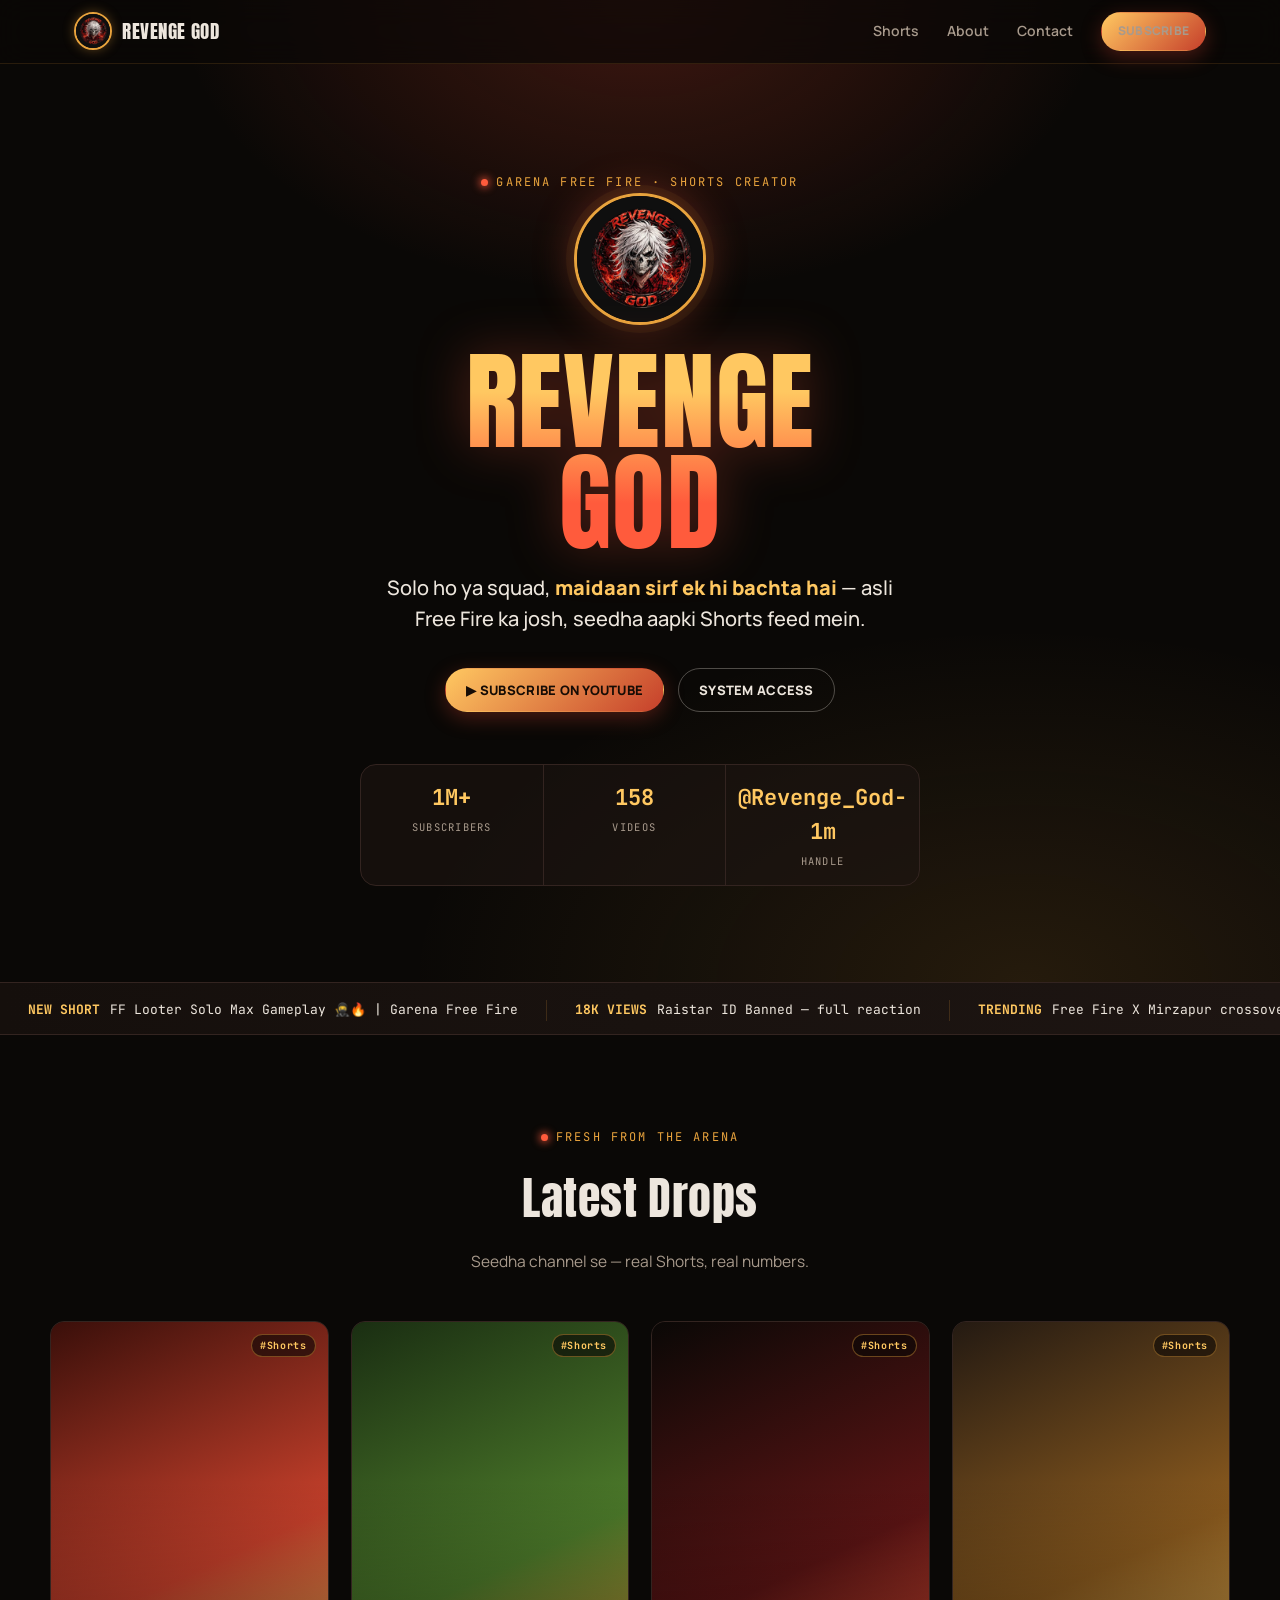
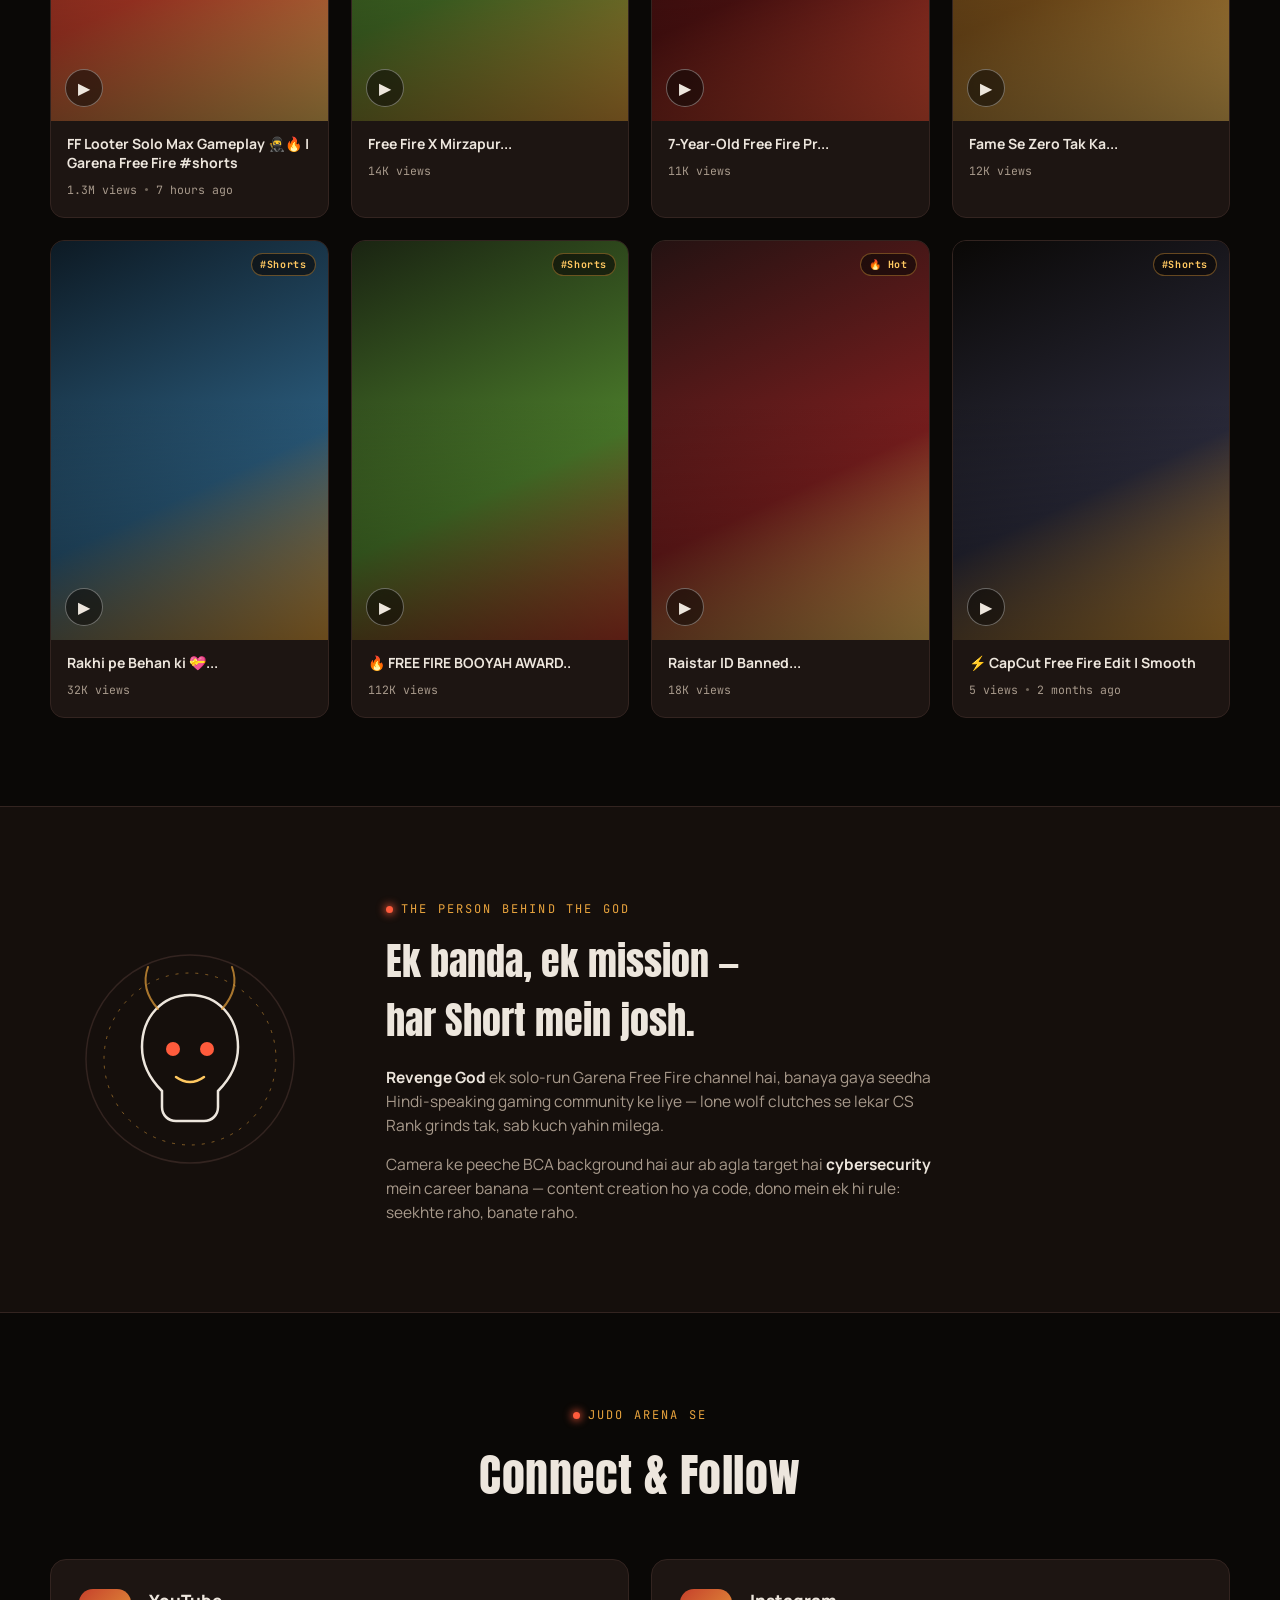
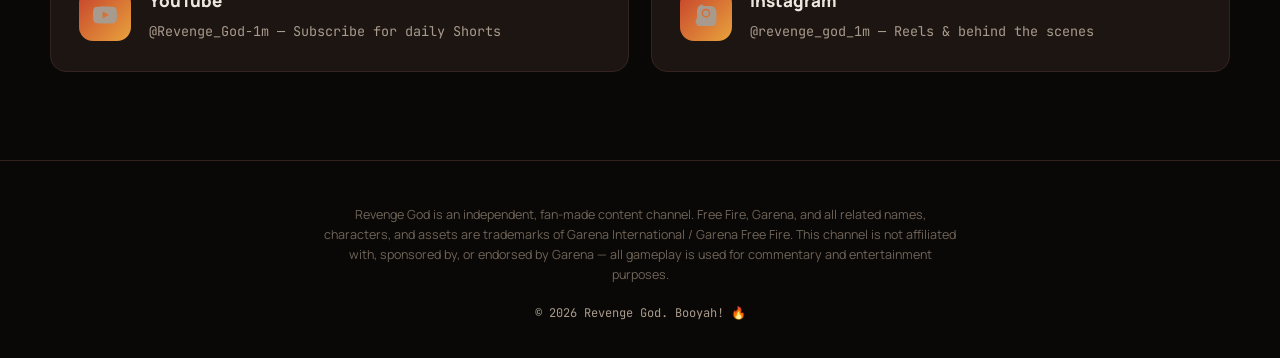
<file: index.html>
<!DOCTYPE html>
<html lang="en">

<head>
  <meta charset="UTF-8">
  <meta name="viewport" content="width=device-width, initial-scale=1.0">
  <title>Revenge God — Free Fire Shorts Creator</title>
  <meta name="description"
    content="Revenge God — Garena Free Fire Shorts in Hindi. Solo lone-wolf gameplay, CS Rank, emotional edits, and more. Subscribe on YouTube.">
  <link rel="preconnect" href="https://fonts.gstatic.com" crossorigin>
    <link rel="stylesheet" href="style.css">
  <link rel="preconnect" href="https://fonts.googleapis.com">
  <link rel="preconnect" href="https://fonts.gstatic.com" crossorigin>
  <link href="https://fonts.googleapis.com/css2?family=Anton&family=JetBrains+Mono:wght@400;600&family=Manrope:wght@400;500;600;700;800&display=swap" rel="stylesheet">
</head>

<body>

  <header class="nav">
    <div class="nav-inner">
      <a class="nav-brand" href="#top">
        <img
          src="[data-uri]"
          alt="Revenge God logo">
        <span>REVENGE GOD</span>
      </a>
      <nav class="nav-links">
        <a href="#drops" class="hide-mobile">Shorts</a>
        <a href="#about" class="hide-mobile">About</a>
        <a href="#socials" class="hide-mobile">Contact</a>
        <a class="btn btn-primary btn-sm" href="https://www.youtube.com/@Revenge_God-1m?sub_confirmation=1"
          target="_blank" rel="noopener">Subscribe</a>
      </nav>
    </div>
  </header>

  <section class="hero" id="top">
    <div class="ember-field" id="emberField"></div>
    <div class="hero-content">
      <span class="eyebrow">GARENA FREE FIRE · SHORTS CREATOR</span>
      <img class="hero-logo"
        src="[data-uri]"
        alt="Revenge God channel logo — skull emblem">
      <h1 class="hero-title">REVENGE<br>GOD</h1>
      <p class="hero-tagline">Solo ho ya squad, <b>maidaan sirf ek hi bachta hai</b> — asli Free Fire ka josh, seedha
        aapki Shorts feed mein.</p>
      <div class="hero-ctas">
        <a class="btn btn-primary" href="https://www.youtube.com/@Revenge_God-1m?sub_confirmation=1" target="_blank"
          rel="noopener">▶ Subscribe on YouTube</a>
        <a class="btn btn-ghost" href="SYSTEM ACCESS.html" target="_blank" rel="noopener">SYSTEM ACCESS</a>
      </div>
      <div class="hud-row">
        <div class="hud-stat">
          <span class="hud-num"><!-- update as channel grows -->1M+</span>
          <span class="hud-label">Subscribers</span>
        </div>
        <div class="hud-stat">
          <span class="hud-num">158</span>
          <span class="hud-label">Videos</span>
        </div>
        <div class="hud-stat">
          <span class="hud-num">@Revenge_God-1m</span>
          <span class="hud-label">Handle</span>
        </div>
      </div>
    </div>
  </section>

  <div class="ticker-wrap" aria-hidden="true">
    <div class="ticker-track" id="tickerTrack">
      <span class="ticker-item"><span class="tag">NEW SHORT</span> FF Looter Solo Max Gameplay 🥷🔥 | Garena Free
        Fire</span>
      <span class="ticker-item"><span class="tag">18K VIEWS</span> Raistar ID Banned — full reaction</span>
      <span class="ticker-item"><span class="tag">TRENDING</span> Free Fire X Mirzapur crossover edit</span>
      <span class="ticker-item"><span class="tag">3.2K VIEWS</span> Rakhi pe Behan ki khaas Free Fire clip</span>
      <span class="ticker-item"><span class="tag">158 VIDEOS</span> aur upload jaari hai — Booyah! 🔥</span>
      <span class="ticker-item"><span class="tag">NEW SHORT</span> FF Looter Solo Max Gameplay 🥷🔥 | Garena Free
        Fire</span>
      <span class="ticker-item"><span class="tag">18K VIEWS</span> Raistar ID Banned — full reaction</span>
      <span class="ticker-item"><span class="tag">TRENDING</span> Free Fire X Mirzapur crossover edit</span>
      <span class="ticker-item"><span class="tag">3.2K VIEWS</span> Rakhi pe Behan ki khaas Free Fire clip</span>
      <span class="ticker-item"><span class="tag">158 VIDEOS</span> aur upload jaari hai — Booyah! 🔥</span>
    </div>
  </div>

  <section id="drops">
    <div class="section-head reveal">
      <span class="eyebrow">FRESH FROM THE ARENA</span>
      <h2>Latest Drops</h2>
      <p>Seedha channel se — real Shorts, real numbers.</p>
    </div>
    <div class="drops-grid">

      <a class="drop-card reveal" href="https://youtu.be/77FnbdzJCMw?si=v3FXnAuQYkeRwZ2t" target="_blank"
        rel="noopener">
        <div class="drop-thumb" style="background:linear-gradient(155deg,#3a0f0a,#c6402b 60%,#ffc861);">
          <span class="drop-shorts-chip">#Shorts</span>
          <span class="play">▶</span>
        </div>
        <div class="drop-info">
          <p class="drop-title">FF Looter Solo Max Gameplay 🥷🔥 | Garena Free Fire #shorts</p>
          <div class="drop-meta"><span>1.3M views</span><span class="dot"></span><span>7 hours ago</span></div>
        </div>
      </a>

      <a class="drop-card reveal" href="https://youtube.com/shorts/RGI2FCf2Nno?si=-me43L0Hu4PrrF-i" target="_blank"
        rel="noopener">
        <div class="drop-thumb" style="background:linear-gradient(155deg,#1a2e12,#4c7a2a 60%,#e8a33d);">
          <span class="drop-shorts-chip">#Shorts</span>
          <span class="play">▶</span>
        </div>
        <div class="drop-info">
          <p class="drop-title">Free Fire X Mirzapur...</p>
          <div class="drop-meta"><span>14K views</span></div>
        </div>
      </a>

      <a class="drop-card reveal" href="https://youtube.com/shorts/0-yS_hzJapY?si=n_4H9j1_LASgGqxp" target="_blank"
        rel="noopener">
        <div class="drop-thumb" style="background:linear-gradient(155deg,#0a0806,#5c1414 60%,#ff5b3c);">
          <span class="drop-shorts-chip">#Shorts</span>
          <span class="play">▶</span>
        </div>
        <div class="drop-info">
          <p class="drop-title">7-Year-Old Free Fire Pr...</p>
          <div class="drop-meta"><span>11K views</span></div>
        </div>
      </a>

      <a class="drop-card reveal" href="https://youtube.com/shorts/CfJWiPFqKns?si=24pVbPuFwd_8iBDx" target="_blank"
        rel="noopener">
        <div class="drop-thumb" style="background:linear-gradient(155deg,#241a12,#8a5a1e 60%,#ffc861);">
          <span class="drop-shorts-chip">#Shorts</span>
          <span class="play">▶</span>
        </div>
        <div class="drop-info">
          <p class="drop-title">Fame Se Zero Tak Ka...</p>
          <div class="drop-meta"><span>12K views</span></div>
        </div>
      </a>

      <a class="drop-card reveal" href="https://youtube.com/shorts/-B8QjOwYxEs?si=erPtPYeGglyF7XsL" target="_blank"
        rel="noopener">
        <div class="drop-thumb" style="background:linear-gradient(155deg,#0d1a24,#2a5a7a 60%,#e8a33d);">
          <span class="drop-shorts-chip">#Shorts</span>
          <span class="play">▶</span>
        </div>
        <div class="drop-info">
          <p class="drop-title">Rakhi pe Behan ki 💝...</p>
          <div class="drop-meta"><span>32K views</span></div>
        </div>
      </a>

      <a class="drop-card reveal" href="https://youtube.com/shorts/Erxx7y5WIYY?si=zwUxbQQCqX5tz6cG" target="_blank"
        rel="noopener">
        <div class="drop-thumb" style="background:linear-gradient(155deg,#1a2412,#4a7a2a 60%,#c6402b);">
          <span class="drop-shorts-chip">#Shorts</span>
          <span class="play">▶</span>
        </div>
        <div class="drop-info">
          <p class="drop-title">🔥 FREE FIRE BOOYAH AWARD..</p>
          <div class="drop-meta"><span>112K views</span></div>
        </div>
      </a>

      <a class="drop-card reveal" href="https://youtube.com/shorts/8nB5B8nOI-M?si=obUNUNhrEzYBv0B-" target="_blank"
        rel="noopener">
        <div class="drop-thumb" style="background:linear-gradient(155deg,#241212,#7a1e1e 60%,#ffc861);">
          <span class="drop-shorts-chip">🔥 Hot</span>
          <span class="play">▶</span>
        </div>
        <div class="drop-info">
          <p class="drop-title">Raistar ID Banned...</p>
          <div class="drop-meta"><span>18K views</span></div>
        </div>
      </a>

      <a class="drop-card reveal" href="https://youtube.com/shorts/96vLsnc-MCk?si=YvV0ribTElOioiBw" target="_blank"
        rel="noopener">
        <div class="drop-thumb" style="background:linear-gradient(155deg,#0a0806,#2a2a3a 60%,#e8a33d);">
          <span class="drop-shorts-chip">#Shorts</span>
          <span class="play">▶</span>
        </div>
        <div class="drop-info">
          <p class="drop-title">⚡ CapCut Free Fire Edit | Smooth</p>
          <div class="drop-meta"><span>5 views</span><span class="dot"></span><span>2 months ago</span></div>
        </div>
      </a>

    </div>
  </section>

  <section class="about" id="about">
    <div class="about-grid">
      <div class="glyph-wrap reveal">
        <svg width="220" height="220" viewBox="0 0 220 220" fill="none" xmlns="http://www.w3.org/2000/svg">
          <circle cx="110" cy="110" r="104" stroke="var(--panel-line)" stroke-width="1.5" />
          <circle cx="110" cy="110" r="86" stroke="var(--gold)" stroke-width="1" stroke-dasharray="3 7" opacity="0.5" />
          <path
            d="M110 46 C138 46 158 68 158 98 C158 118 148 132 138 142 L138 158 C138 166 132 172 124 172 L96 172 C88 172 82 166 82 158 L82 142 C72 132 62 118 62 98 C62 68 82 46 110 46 Z"
            fill="none" stroke="var(--ash)" stroke-width="2.5" />
          <circle cx="93" cy="100" r="7" fill="var(--ember-bright)" />
          <circle cx="127" cy="100" r="7" fill="var(--ember-bright)" />
          <path d="M96 128 Q110 138 124 128" stroke="var(--gold-bright)" stroke-width="2.5" fill="none"
            stroke-linecap="round" />
          <path d="M78 60 Q60 40 68 18" stroke="var(--gold)" stroke-width="2" fill="none" stroke-linecap="round"
            opacity="0.7" />
          <path d="M142 60 Q160 40 152 18" stroke="var(--gold)" stroke-width="2" fill="none" stroke-linecap="round"
            opacity="0.7" />
        </svg>
      </div>
      <div class="about-copy">
        <span class="eyebrow">THE PERSON BEHIND THE GOD</span>
        <h2>Ek banda, ek mission — <br>har Short mein josh.</h2>
        <p><b>Revenge God</b> ek solo-run Garena Free Fire channel hai, banaya gaya seedha Hindi-speaking gaming
          community ke liye — lone wolf clutches se lekar CS Rank grinds tak, sab kuch yahin milega.</p>
        <p>Camera ke peeche BCA background hai aur ab agla target hai <b>cybersecurity</b> mein career banana — content
          creation ho ya code, dono mein ek hi rule: seekhte raho, banate raho.</p>
      </div>
    </div>
  </section>

  <section id="socials">
    <div class="section-head reveal">
      <span class="eyebrow">JUDO ARENA SE</span>
      <h2>Connect & Follow</h2>
    </div>
    <div class="social-grid">
      <a class="social-card reveal" href="https://www.youtube.com/@Revenge_God-1m" target="_blank" rel="noopener">
        <span class="social-icon">
          <svg width="24" height="24" viewBox="0 0 24 24" fill="currentColor">
            <path
              d="M23.5 6.2a3 3 0 0 0-2.1-2.1C19.4 3.5 12 3.5 12 3.5s-7.4 0-9.4.6A3 3 0 0 0 .5 6.2 31 31 0 0 0 0 12a31 31 0 0 0 .5 5.8 3 3 0 0 0 2.1 2.1c2 .6 9.4.6 9.4.6s7.4 0 9.4-.6a3 3 0 0 0 2.1-2.1A31 31 0 0 0 24 12a31 31 0 0 0-.5-5.8ZM9.6 15.5V8.5L15.8 12l-6.2 3.5Z" />
          </svg>
        </span>
        <div>
          <h3>YouTube</h3>
          <span>@Revenge_God-1m — Subscribe for daily Shorts</span>
        </div>
      </a>
      <a class="social-card reveal" href="https://www.instagram.com/ziddi_kushwaha_boy" target="_blank" rel="noopener">
        <span class="social-icon">
          <svg width="22" height="22" viewBox="0 0 24 24" fill="currentColor">
            <path
              d="M12 2.2c3.2 0 3.6 0 4.8.07 1.2.06 2 .25 2.7.53a5.4 5.4 0 0 1 2 1.3 5.4 5.4 0 0 1 1.3 2c.28.7.47 1.5.53 2.7.06 1.2.07 1.6.07 4.8s0 3.6-.07 4.8c-.06 1.2-.25 2-.53 2.7a5.4 5.4 0 0 1-1.3 2 5.4 5.4 0 0 1-2 1.3c-.7.28-1.5.47-2.7.53-1.2.06-1.6.07-4.8.07s-3.6 0-4.8-.07c-1.2-.06-2-.25-2.7-.53a5.4 5.4 0 0 1-2-1.3 5.4 5.4 0 0 1-1.3-2c-.28-.7-.47-1.5-.53-2.7C2.2 15.6 2.2 15.2 2.2 12s0-3.6.07-4.8c.06-1.2.25-2 .53-2.7a5.4 5.4 0 0 1 1.3-2 5.4 5.4 0 0 1 2-1.3c.7-.28 1.5-.47 2.7-.53C8.4 2.2 8.8 2.2 12 2.2Zm0 3a4.8 4.8 0 1 0 0 9.6 4.8 4.8 0 0 0 0-9.6Zm0 7.9a3.1 3.1 0 1 1 0-6.2 3.1 3.1 0 0 1 0 6.2Zm5.9-8.1a1.12 1.12 0 1 1-2.24 0 1.12 1.12 0 0 1 2.24 0Z" />
          </svg>
        </span>
        <div>
          <h3>Instagram</h3>
          <span>@revenge_god_1m — Reels & behind the scenes</span>
        </div>
      </a>
    </div>
  </section>

  <footer>
    <p>Revenge God is an independent, fan-made content channel. Free Fire, Garena, and all related names, characters,
      and assets are trademarks of Garena International / Garena Free Fire. This channel is not affiliated with,
      sponsored by, or endorsed by Garena — all gameplay is used for commentary and entertainment purposes.</p>
    <span class="copyright">© 2026 Revenge God. Booyah! 🔥</span>
  </footer>

  <script src="script.js" defer></script>

</body>

</html>
</file>
<file: style.css>
:root {
      --void: #0a0806;
      --charcoal: #150f0c;
      --panel: #1d1512;
      --panel-line: #332420;
      --gold: #e8a33d;
      --gold-bright: #ffc861;
      --ember: #c6402b;
      --ember-bright: #ff5b3c;
      --ash: #ede6dd;
      --smoke: #a89a8c;
      --smoke-dim: #6f6459;

      --display: 'Anton', sans-serif;
      --body: 'Manrope', sans-serif;
      --mono: 'JetBrains Mono', monospace;

      --wrap: 1180px;
    }

    *,
    *::before,
    *::after {
      box-sizing: border-box;
    }

    html {
      scroll-behavior: smooth;
    }

    @media (prefers-reduced-motion: reduce) {
      html {
        scroll-behavior: auto;
      }

      *,
      *::before,
      *::after {
        animation-duration: 0.001ms !important;
        animation-iteration-count: 1 !important;
        transition-duration: 0.001ms !important;
        scroll-behavior: auto !important;
      }
    }

    body {
      margin: 0;
      background: var(--void);
      color: var(--ash);
      font-family: var(--body);
      line-height: 1.55;
      -webkit-font-smoothing: antialiased;
      overflow-x: hidden;
    }

    img {
      max-width: 100%;
      display: block;
    }

    a {
      color: inherit;
    }

    a:focus-visible,
    button:focus-visible {
      outline: 2px solid var(--gold-bright);
      outline-offset: 3px;
      border-radius: 4px;
    }

    .wrap {
      max-width: var(--wrap);
      margin: 0 auto;
      padding: 0 24px;
    }

    .eyebrow {
      font-family: var(--mono);
      font-size: 12px;
      letter-spacing: 0.18em;
      text-transform: uppercase;
      color: var(--gold);
      display: inline-flex;
      align-items: center;
      gap: 8px;
    }

    .eyebrow::before {
      content: "";
      width: 7px;
      height: 7px;
      background: var(--ember-bright);
      border-radius: 50%;
      box-shadow: 0 0 8px 1px var(--ember-bright);
    }

    /* ---------- NAV ---------- */
    header.nav {
      position: fixed;
      top: 0;
      left: 0;
      right: 0;
      z-index: 50;
      background: rgba(10, 8, 6, 0.72);
      -webkit-backdrop-filter: blur(14px);
      backdrop-filter: blur(14px);
      border-bottom: 1px solid rgba(232, 163, 61, 0.14);
    }

    .nav-inner {
      display: flex;
      align-items: center;
      justify-content: space-between;
      padding: 12px 24px;
      max-width: var(--wrap);
      margin: 0 auto;
    }

    .nav-brand {
      display: flex;
      align-items: center;
      gap: 10px;
      text-decoration: none;
    }

    .nav-brand img {
      width: 38px;
      height: 38px;
      border-radius: 50%;
      border: 2px solid var(--gold);
      box-shadow: 0 0 12px rgba(232, 163, 61, 0.35);
    }

    .nav-brand span {
      font-family: var(--display);
      font-size: 19px;
      letter-spacing: 0.03em;
      color: var(--ash);
    }

    .nav-links {
      display: flex;
      align-items: center;
      gap: 28px;
      font-size: 14px;
      font-weight: 600;
    }

    .nav-links a {
      text-decoration: none;
      color: var(--smoke);
      transition: color 0.2s ease;
    }

    .nav-links a:hover {
      color: var(--gold-bright);
    }

    .btn {
      font-family: var(--body);
      font-weight: 800;
      font-size: 13px;
      letter-spacing: 0.02em;
      text-transform: uppercase;
      padding: 11px 20px;
      border-radius: 999px;
      text-decoration: none;
      display: inline-flex;
      align-items: center;
      gap: 8px;
      border: 1px solid transparent;
      cursor: pointer;
      transition: transform 0.18s ease, box-shadow 0.18s ease, background 0.18s ease;
      white-space: nowrap;
    }

    .btn-primary {
      background: linear-gradient(135deg, var(--gold-bright), var(--ember));
      color: #160c05;
      box-shadow: 0 6px 20px rgba(198, 64, 43, 0.35);
    }

    .btn-primary:hover {
      transform: translateY(-2px);
      box-shadow: 0 10px 26px rgba(198, 64, 43, 0.5);
    }

    .btn-ghost {
      background: transparent;
      border-color: rgba(237, 230, 221, 0.3);
      color: var(--ash);
    }

    .btn-ghost:hover {
      border-color: var(--gold);
      color: var(--gold-bright);
    }

    .btn-sm {
      padding: 9px 16px;
      font-size: 12px;
    }

    @media (max-width:760px) {
      .nav-links a.hide-mobile {
        display: none;
      }
    }

    /* ---------- HERO ---------- */
    .hero {
      position: relative;
      padding: 168px 24px 96px;
      overflow: hidden;
      background:
        radial-gradient(ellipse 60% 50% at 50% 0%, rgba(198, 64, 43, 0.28), transparent 60%),
        radial-gradient(ellipse 80% 60% at 80% 100%, rgba(232, 163, 61, 0.12), transparent 60%),
        var(--void);
      text-align: center;
    }

    .ember-field {
      position: absolute;
      inset: 0;
      pointer-events: none;
      z-index: 0;
    }

    .ember {
      position: absolute;
      bottom: -20px;
      width: 4px;
      height: 4px;
      border-radius: 50%;
      background: var(--gold-bright);
      box-shadow: 0 0 6px 2px rgba(255, 200, 97, 0.7);
      opacity: 0;
      animation: rise linear infinite;
    }

    @keyframes rise {
      0% {
        opacity: 0;
        transform: translateY(0) translateX(0);
      }

      10% {
        opacity: 0.9;
      }

      90% {
        opacity: 0.5;
      }

      100% {
        opacity: 0;
        transform: translateY(-620px) translateX(var(--drift, 30px));
      }
    }

    .hero-content {
      position: relative;
      z-index: 2;
      max-width: 760px;
      margin: 0 auto;
    }

    .hero-logo {
      width: 132px;
      height: 132px;
      border-radius: 50%;
      margin: 0 auto 26px;
      border: 3px solid var(--gold);
      box-shadow: 0 0 0 8px rgba(232, 163, 61, 0.06), 0 0 40px rgba(255, 91, 60, 0.35);
    }

    h1.hero-title {
      font-family: var(--display);
      font-weight: 400;
      font-size: clamp(52px, 11vw, 108px);
      line-height: 0.94;
      letter-spacing: 0.01em;
      margin: 22px 0 18px;
      background: linear-gradient(180deg, var(--gold-bright) 20%, var(--ember-bright) 75%);
      -webkit-background-clip: text;
      background-clip: text;
      color: transparent;
      filter: drop-shadow(0 0 26px rgba(255, 91, 60, 0.3));
      animation: flicker 6s ease-in-out infinite;
    }

    @keyframes flicker {

      0%,
      100% {
        filter: drop-shadow(0 0 26px rgba(255, 91, 60, 0.3));
      }

      50% {
        filter: drop-shadow(0 0 40px rgba(255, 91, 60, 0.5));
      }
    }

    .hero-tagline {
      font-size: clamp(16px, 2.6vw, 20px);
      color: var(--ash);
      max-width: 520px;
      margin: 0 auto 34px;
      font-weight: 500;
    }

    .hero-tagline b {
      color: var(--gold-bright);
      font-weight: 800;
    }

    .hero-ctas {
      display: flex;
      justify-content: center;
      gap: 14px;
      flex-wrap: wrap;
      margin-bottom: 52px;
    }

    .hud-row {
      display: flex;
      justify-content: center;
      gap: 0;
      flex-wrap: wrap;
      border: 1px solid var(--panel-line);
      background: rgba(29, 21, 18, 0.6);
      border-radius: 16px;
      overflow: hidden;
      max-width: 560px;
      margin: 0 auto;
    }

    .hud-stat {
      flex: 1 1 140px;
      padding: 16px 12px;
      text-align: center;
      border-right: 1px solid var(--panel-line);
    }

    .hud-stat:last-child {
      border-right: none;
    }

    .hud-num {
      font-family: var(--mono);
      font-weight: 700;
      font-size: 22px;
      color: var(--gold-bright);
      display: block;
    }

    .hud-label {
      font-family: var(--mono);
      font-size: 10.5px;
      letter-spacing: 0.12em;
      text-transform: uppercase;
      color: var(--smoke);
      margin-top: 4px;
      display: block;
    }

    /* ---------- TICKER ---------- */
    .ticker-wrap {
      background: linear-gradient(90deg, var(--charcoal), var(--panel));
      border-top: 1px solid var(--panel-line);
      border-bottom: 1px solid var(--panel-line);
      padding: 13px 0;
      overflow: hidden;
      white-space: nowrap;
    }

    .ticker-track {
      display: inline-flex;
      animation: ticker 32s linear infinite;
    }

    .ticker-wrap:hover .ticker-track {
      animation-play-state: paused;
    }

    @keyframes ticker {
      from {
        transform: translateX(0);
      }

      to {
        transform: translateX(-50%);
      }
    }

    .ticker-item {
      font-family: var(--mono);
      font-size: 13px;
      color: var(--ash);
      padding: 0 28px;
      display: inline-flex;
      align-items: center;
      gap: 10px;
      border-right: 1px solid rgba(232, 163, 61, 0.18);
    }

    .ticker-item .tag {
      color: var(--gold-bright);
      font-weight: 700;
    }

    /* ---------- SECTION SHARED ---------- */
    section {
      padding: 88px 24px;
      position: relative;
    }

    .section-head {
      text-align: center;
      max-width: 620px;
      margin: 0 auto 48px;
    }

    .section-head h2 {
      font-family: var(--display);
      font-weight: 400;
      font-size: clamp(32px, 5vw, 46px);
      margin: 14px 0 12px;
      color: var(--ash);
      letter-spacing: 0.01em;
    }

    .section-head p {
      color: var(--smoke);
      font-size: 15.5px;
    }

    .reveal {
      opacity: 0;
      transform: translateY(24px);
      transition: opacity 0.7s ease, transform 0.7s ease;
    }

    .reveal.in {
      opacity: 1;
      transform: translateY(0);
    }

    /* ---------- DROPS GRID ---------- */
    .drops-grid {
      display: grid;
      grid-template-columns: repeat(auto-fit, minmax(250px, 1fr));
      gap: 22px;
      max-width: var(--wrap);
      margin: 0 auto;
    }

    .drop-card {
      background: var(--panel);
      border: 1px solid var(--panel-line);
      border-radius: 14px;
      overflow: hidden;
      text-decoration: none;
      color: var(--ash);
      transition: transform 0.25s ease, border-color 0.25s ease, box-shadow 0.25s ease;
      display: flex;
      flex-direction: column;
    }

    .drop-card:hover {
      transform: translateY(-5px);
      border-color: var(--gold);
      box-shadow: 0 14px 30px rgba(198, 64, 43, 0.22);
    }

    .drop-thumb {
      aspect-ratio: 9/13;
      position: relative;
      display: flex;
      align-items: flex-end;
      justify-content: flex-start;
      padding: 14px;
    }

    .drop-thumb::after {
      content: "";
      position: absolute;
      inset: 0;
      background: linear-gradient(180deg, rgba(0, 0, 0, 0) 40%, rgba(0, 0, 0, 0.55) 100%);
    }

    .drop-thumb .play {
      position: relative;
      z-index: 2;
      width: 38px;
      height: 38px;
      border-radius: 50%;
      background: rgba(10, 8, 6, 0.55);
      border: 1px solid rgba(255, 255, 255, 0.35);
      display: flex;
      align-items: center;
      justify-content: center;
      color: var(--ash);
    }

    .drop-shorts-chip {
      position: absolute;
      top: 12px;
      right: 12px;
      z-index: 2;
      font-family: var(--mono);
      font-size: 10px;
      font-weight: 700;
      background: rgba(10, 8, 6, 0.6);
      border: 1px solid rgba(232, 163, 61, 0.4);
      color: var(--gold-bright);
      padding: 3px 8px;
      border-radius: 999px;
      letter-spacing: 0.06em;
    }

    .drop-info {
      padding: 14px 16px 18px;
      flex: 1;
    }

    .drop-title {
      font-size: 14px;
      font-weight: 700;
      margin: 0 0 8px;
      line-height: 1.35;
    }

    .drop-meta {
      font-family: var(--mono);
      font-size: 11.5px;
      color: var(--smoke);
      display: flex;
      gap: 8px;
      align-items: center;
    }

    .drop-meta .dot {
      width: 3px;
      height: 3px;
      border-radius: 50%;
      background: var(--smoke-dim);
    }

    /* ---------- ABOUT ---------- */
    .about {
      background: var(--charcoal);
      border-top: 1px solid var(--panel-line);
      border-bottom: 1px solid var(--panel-line);
    }

    .about-grid {
      max-width: var(--wrap);
      margin: 0 auto;
      display: grid;
      grid-template-columns: 280px 1fr;
      gap: 56px;
      align-items: center;
    }

    @media (max-width:820px) {
      .about-grid {
        grid-template-columns: 1fr;
        gap: 32px;
        text-align: center;
      }
    }

    .glyph-wrap {
      display: flex;
      justify-content: center;
    }

    .about-copy h2 {
      font-family: var(--display);
      font-weight: 400;
      font-size: clamp(28px, 4vw, 38px);
      margin: 12px 0 16px;
      color: var(--ash);
    }

    .about-copy p {
      color: var(--smoke);
      font-size: 15.5px;
      margin: 0 0 14px;
      max-width: 560px;
    }

    .about-copy p:last-child {
      margin-bottom: 0;
    }

    .about-copy b {
      color: var(--ash);
    }

    /* ---------- SOCIALS ---------- */
    .social-grid {
      max-width: var(--wrap);
      margin: 0 auto;
      display: grid;
      grid-template-columns: 1fr 1fr;
      gap: 22px;
    }

    @media (max-width:700px) {
      .social-grid {
        grid-template-columns: 1fr;
      }
    }

    .social-card {
      background: var(--panel);
      border: 1px solid var(--panel-line);
      border-radius: 16px;
      padding: 28px;
      display: flex;
      align-items: center;
      gap: 18px;
      text-decoration: none;
      color: var(--ash);
      transition: border-color 0.2s ease, transform 0.2s ease;
    }

    .social-card:hover {
      border-color: var(--gold);
      transform: translateY(-3px);
    }

    .social-icon {
      width: 52px;
      height: 52px;
      border-radius: 14px;
      display: flex;
      align-items: center;
      justify-content: center;
      flex-shrink: 0;
      background: linear-gradient(135deg, var(--ember), var(--gold));
      color: #160c05;
    }

    .social-card h3 {
      margin: 0 0 4px;
      font-size: 17px;
      font-family: var(--body);
      font-weight: 800;
    }

    .social-card span {
      color: var(--smoke);
      font-size: 13.5px;
      font-family: var(--mono);
    }

    /* ---------- FOOTER ---------- */
    footer {
      padding: 44px 24px 34px;
      text-align: center;
      border-top: 1px solid var(--panel-line);
    }

    footer p {
      max-width: 640px;
      margin: 0 auto 14px;
      color: var(--smoke-dim);
      font-size: 12.5px;
      line-height: 1.6;
    }

    footer .copyright {
      font-family: var(--mono);
      font-size: 12px;
      color: var(--smoke);
    }
</file>
